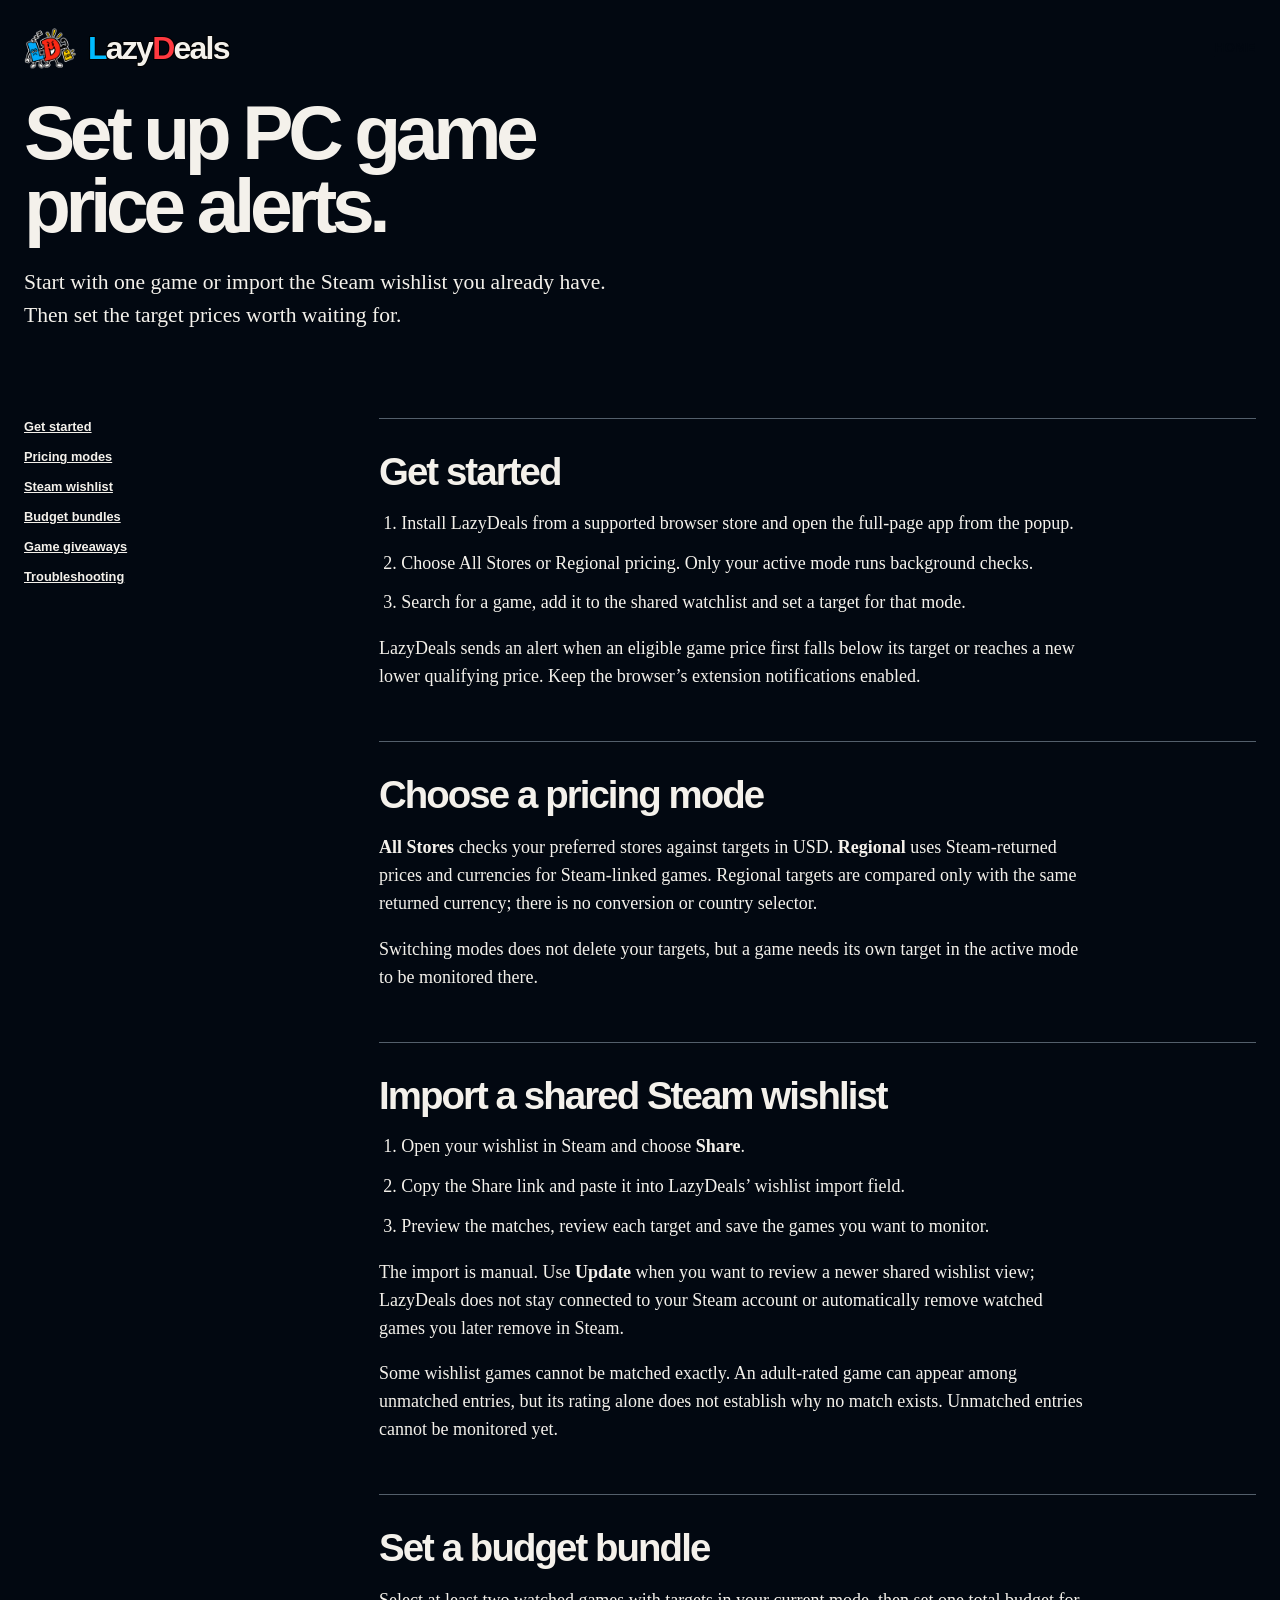
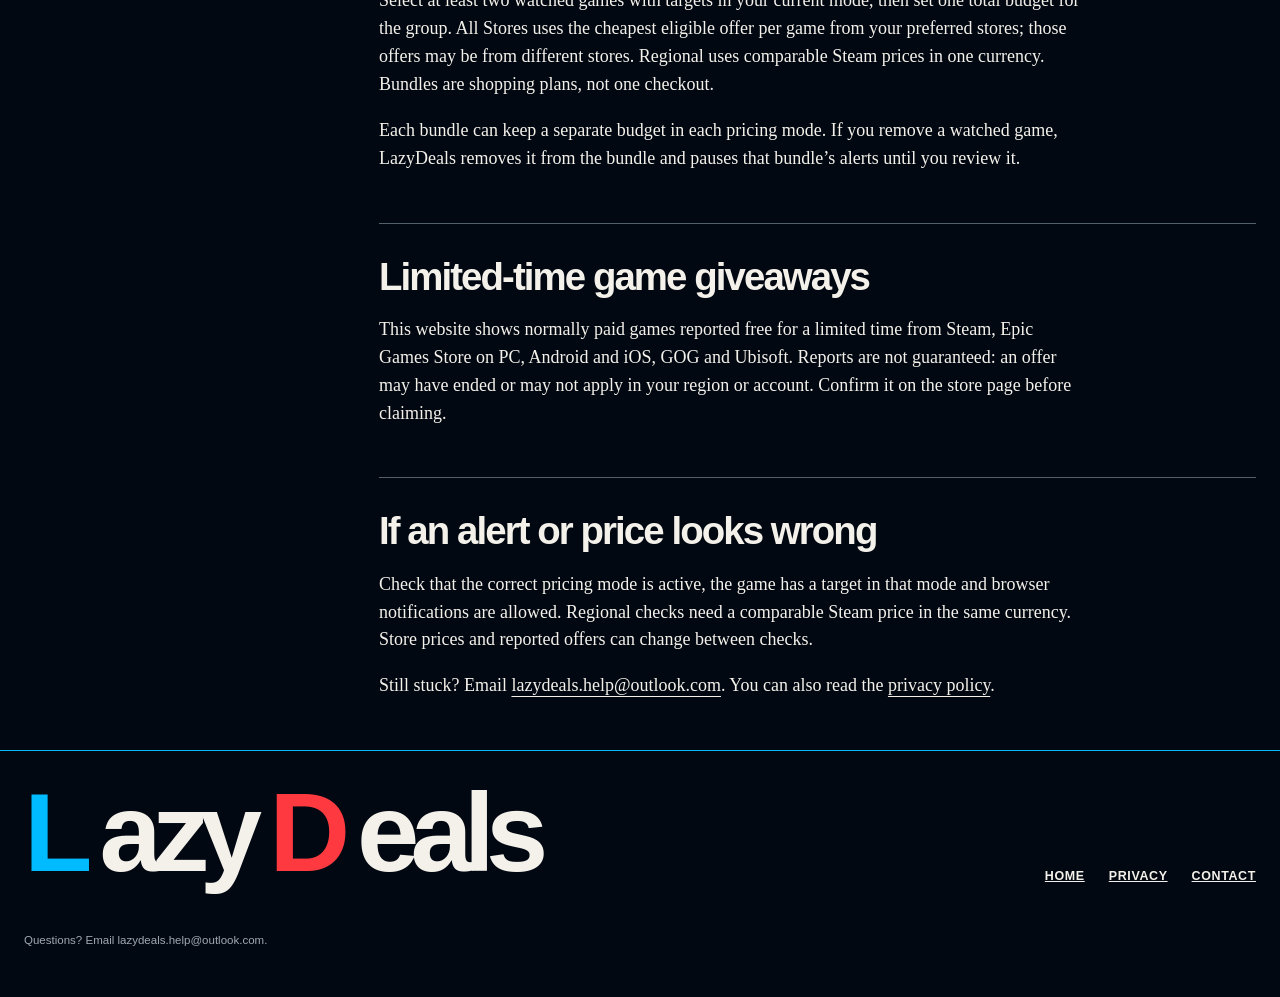
<file: help/index.html>
<!doctype html>
<html lang="en">
<head>
  <meta charset="utf-8">
  <meta name="viewport" content="width=device-width, initial-scale=1">
  <title>Set PC Game Price Alerts &amp; Import a Steam Wishlist | LazyDeals</title>
  <meta name="description" content="Learn how to set PC game price alerts with LazyDeals, import a Steam wishlist Share link, choose a pricing mode, and create budget bundles.">
  <link rel="canonical" href="https://lazydeals.tech/help/">
  <meta property="og:type" content="article">
  <meta property="og:title" content="Set PC Game Price Alerts &amp; Import a Steam Wishlist | LazyDeals">
  <meta property="og:description" content="Set up LazyDeals price alerts, import a Steam wishlist Share link, and build budget bundles.">
  <meta property="og:url" content="https://lazydeals.tech/help/">
  <meta property="og:image" content="https://lazydeals.tech/assets/watchlist-deaths-door.jpg">
  <meta property="og:image:alt" content="LazyDeals PC game watchlist with game artwork and price targets">
  <link rel="icon" href="../assets/icon128.png" type="image/png">
  <link rel="stylesheet" href="../site.css">
</head>
<body>
  <a class="skip-link" href="#main">Skip to content</a>
  <header class="site-head"><div class="shell head-inner"><a class="brand" href="../" aria-label="LazyDeals home"><img src="../assets/icon128.png" alt="" width="52" height="52"><span class="brand-name"><span class="brand-l">L</span>azy<span class="brand-d">D</span>eals</span></a><nav class="head-links" aria-label="Main navigation"><a class="help-link" href="../">Home</a></nav></div></header>
  <main id="main" class="shell">
    <div class="help-hero"><h1>Set up PC game price alerts.</h1><p>Start with one game or import the Steam wishlist you already have. Then set the target prices worth waiting for.</p></div>
    <div class="help-layout">
      <nav class="help-nav" aria-label="On this page"><a href="#start">Get started</a><a href="#modes">Pricing modes</a><a href="#wishlist">Steam wishlist</a><a href="#bundles">Budget bundles</a><a href="#offers">Game giveaways</a><a href="#trouble">Troubleshooting</a></nav>
      <div class="help-body">
        <section id="start"><h2>Get started</h2><ol><li>Install LazyDeals from a supported browser store and open the full-page app from the popup.</li><li>Choose All Stores or Regional pricing. Only your active mode runs background checks.</li><li>Search for a game, add it to the shared watchlist and set a target for that mode.</li></ol><p>LazyDeals sends an alert when an eligible game price first falls below its target or reaches a new lower qualifying price. Keep the browser’s extension notifications enabled.</p></section>
        <section id="modes"><h2>Choose a pricing mode</h2><p><strong>All Stores</strong> checks your preferred stores against targets in USD. <strong>Regional</strong> uses Steam-returned prices and currencies for Steam-linked games. Regional targets are compared only with the same returned currency; there is no conversion or country selector.</p><p>Switching modes does not delete your targets, but a game needs its own target in the active mode to be monitored there.</p></section>
        <section id="wishlist"><h2>Import a shared Steam wishlist</h2><ol><li>Open your wishlist in Steam and choose <strong>Share</strong>.</li><li>Copy the Share link and paste it into LazyDeals’ wishlist import field.</li><li>Preview the matches, review each target and save the games you want to monitor.</li></ol><p>The import is manual. Use <strong>Update</strong> when you want to review a newer shared wishlist view; LazyDeals does not stay connected to your Steam account or automatically remove watched games you later remove in Steam.</p><p>Some wishlist games cannot be matched exactly. An adult-rated game can appear among unmatched entries, but its rating alone does not establish why no match exists. Unmatched entries cannot be monitored yet.</p></section>
        <section id="bundles"><h2>Set a budget bundle</h2><p>Select at least two watched games with targets in your current mode, then set one total budget for the group. All Stores uses the cheapest eligible offer per game from your preferred stores; those offers may be from different stores. Regional uses comparable Steam prices in one currency. Bundles are shopping plans, not one checkout.</p><p>Each bundle can keep a separate budget in each pricing mode. If you remove a watched game, LazyDeals removes it from the bundle and pauses that bundle’s alerts until you review it.</p></section>
        <section id="offers"><h2>Limited-time game giveaways</h2><p>This website shows normally paid games reported free for a limited time from Steam, Epic Games Store on PC, Android and iOS, GOG and Ubisoft. Reports are not guaranteed: an offer may have ended or may not apply in your region or account. Confirm it on the store page before claiming.</p></section>
        <section id="trouble"><h2>If an alert or price looks wrong</h2><p>Check that the correct pricing mode is active, the game has a target in that mode and browser notifications are allowed. Regional checks need a comparable Steam price in the same currency. Store prices and reported offers can change between checks.</p><p>Still stuck? Email <a href="mailto:lazydeals.help@outlook.com">lazydeals.help@outlook.com</a>. You can also read the <a href="https://bahimehdi.github.io/lazydeals-privacy/">privacy policy</a>.</p></section>
      </div>
    </div>
  </main>
  <footer class="site-foot"><div class="shell foot-inner"><div class="foot-mark"><span class="brand-l">L</span>azy<span class="brand-d">D</span>eals</div><nav class="foot-links" aria-label="Footer"><a href="../">Home</a><a href="https://bahimehdi.github.io/lazydeals-privacy/">Privacy</a><a href="mailto:lazydeals.help@outlook.com">Contact</a></nav><p class="foot-last">Questions? Email lazydeals.help@outlook.com.</p></div></footer>
</body>
</html>
</file>
<file: site.css>
/* Hallmark · macrostructure: Workbench · tone: editorial/technical · anchor hue: blue
 * Hallmark · pre-emit critique: P4 H4 E4 S5 R4 V4
 * Audience: bargain-hunting PC players · action: store install · theme: tuned ink-navy, electric blue
 * paper: oklch(13% 0.025 248) · accent: oklch(75% 0.17 237) · axes: dark / display-heavy / cool
 * Existing mascot red and status/focus yellow remain supporting cues; extension screenshots retain their own palette.
 * Nav: N9 edge-aligned minimal · Footer: Ft1 mast-headed · Enrichment: real app screenshots
 */
@import url("./tokens.css");
:root { --color-app-surface: rgb(11 7 4); --color-wordmark-outline: #000; }

*, *::before, *::after { box-sizing: border-box; }
html, body { margin: 0; overflow-x: clip; scrollbar-width: thin; scrollbar-color: var(--color-accent) var(--color-paper); }
html::-webkit-scrollbar, body::-webkit-scrollbar { width: 8px; height: 8px; }
html::-webkit-scrollbar-track, body::-webkit-scrollbar-track { background: var(--color-paper); }
html::-webkit-scrollbar-thumb, body::-webkit-scrollbar-thumb { border-radius: 2px; background: var(--color-accent); }
html::-webkit-scrollbar-thumb:hover, body::-webkit-scrollbar-thumb:hover { background: var(--color-accent-hover); }
html { scroll-behavior: smooth; }
html.lenis { scroll-behavior: auto; }
body { background: var(--color-paper); color: var(--color-ink); font-family: var(--font-body); line-height: 1.55; }
img { display: block; max-width: 100%; }
a { color: inherit; }
a:focus-visible, summary:focus-visible { outline: 3px solid var(--color-focus); outline-offset: 4px; }
.skip-link { position: absolute; left: var(--space-4); top: -5rem; z-index: 30; padding: var(--space-2) var(--space-4); background: var(--color-signal); color: var(--color-accent-ink); font-family: var(--font-ui); }
.skip-link:focus { top: var(--space-4); }
.entry-curtain { position: fixed; inset: 0; z-index: 20; display: grid; place-items: center; background: var(--color-paper-raised); animation: curtain-lift var(--dur-curtain) var(--ease-in) 1450ms forwards; }
.entry-curtain-inner { width: min(80vw, 27rem); }
.entry-brand { display: flex; align-items: center; justify-content: center; gap: var(--space-4); font: 900 clamp(2.1rem, 6vw, 4rem)/1 var(--font-display); letter-spacing: -.065em; white-space: nowrap; animation: curtain-brand-in 500ms var(--ease-out) both; }
.entry-brand img { width: clamp(3.75rem, 8vw, 5.5rem); height: auto; }
.entry-rule { display: block; height: var(--rule-thin); margin-top: var(--space-8); background: var(--color-rule); overflow: hidden; }
.entry-rule::after { content: ""; display: block; width: 100%; height: 100%; background: var(--color-accent); transform: scaleX(0); transform-origin: left; animation: curtain-count 1250ms linear 120ms forwards; }
@keyframes curtain-brand-in { from { opacity: 0; transform: translateY(16px); } to { opacity: 1; transform: translateY(0); } }
@keyframes curtain-count { to { transform: scaleX(1); } }
@keyframes curtain-lift { to { transform: translateY(-102%); visibility: hidden; pointer-events: none; } }
h1, h2, h3 { min-width: 0; overflow-wrap: anywhere; }
.shell { width: min(100% - 3rem, 84rem); margin-inline: auto; }
.site-head { border-bottom: var(--rule-thin) solid var(--color-rule); }
.head-inner { display: flex; align-items: center; justify-content: space-between; gap: var(--space-4); min-height: 5.5rem; }
.brand { display: inline-flex; align-items: center; gap: var(--space-3); min-width: 0; text-decoration: none; font: 900 clamp(1.35rem, 2.7vw, 2rem)/1 var(--font-display); letter-spacing: -.055em; white-space: nowrap; }
.brand img { width: 3.25rem; height: 3.25rem; object-fit: contain; }
.brand-name { color: var(--color-ink); }
.brand-l { color: var(--color-accent); }
.brand-d { color: var(--color-brand-red); }
.head-links { display: flex; align-items: center; gap: var(--space-6); font: 700 .8rem/1.2 var(--font-ui); text-transform: uppercase; letter-spacing: .055em; }
.head-links a { white-space: nowrap; text-decoration-thickness: 1px; text-underline-offset: .3em; }
.head-links a:hover { color: var(--color-accent-hover); }
@media (max-width: 600px) { .head-inner { flex-wrap: wrap; padding-block: 1rem; } .head-links { flex-wrap: wrap; gap: 1rem; } }
.hero { position: relative; isolation: isolate; display: grid; grid-template-columns: minmax(0, 1.04fr) minmax(0, .96fr); gap: clamp(2rem, 5vw, 5rem); align-items: end; min-height: max(42rem, calc(100svh - 5.5rem)); padding-block: var(--space-16) var(--space-24); }
.hero-copy, .hero-visual { position: relative; z-index: 1; }
.hero-copy { animation: hero-arrive 550ms var(--ease-out) 1960ms both; }
.hero-visual { animation: hero-arrive 550ms var(--ease-out) 2050ms backwards; }
@keyframes hero-arrive { from { opacity: 0; transform: translateY(18px); } to { opacity: 1; transform: translateY(0); } }
.hero-copy { min-width: 0; }
.hero h1 { margin: 0 0 var(--space-6); max-width: 18ch; font: 900 clamp(2.75rem, 5.1vw, 5.25rem)/.95 var(--font-display); letter-spacing: -.07em; overflow-wrap: anywhere; }
.hero h1 .accent { color: var(--color-accent); }
.lead { max-width: 34rem; margin: 0; font-size: clamp(1.22rem, 1.7vw, 1.55rem); line-height: 1.45; }
.hero-actions { display: flex; flex-wrap: wrap; align-items: center; gap: var(--space-3); margin-top: var(--space-8); }
/* Owner-approved C2c concept: organic outline, transparent surface, live text. */
.store-badge { position: relative; display: inline-flex; align-items: center; gap: .65rem; flex: none; width: 15.75rem; max-width: 100%; min-height: 4.5rem; padding: .8rem 1rem; color: inherit; text-decoration: none; border-radius: 2rem; }
.store-contour { position: absolute; inset: 0; width: 100%; height: 100%; overflow: visible; pointer-events: none; fill: none; stroke: currentColor; stroke-width: 1.2; }
.store-contour path { vector-effect: non-scaling-stroke; }
.store-mark { display: block; flex: none; width: 2.75rem; height: 2.75rem; }
.store-mark img { width: 100%; height: 100%; object-fit: contain; }
.store-mark--chrome { position: relative; height: 2.375rem; overflow: hidden; }
.store-mark--chrome img { position: absolute; width: 12.8125rem; max-width: none; height: auto; left: -.90625rem; top: -.640625rem; }
.store-label { display: flex; flex-direction: column; gap: .12rem; font: .75rem/1.2 var(--font-ui); white-space: nowrap; }
.store-label strong { font-size: 1.05rem; font-weight: 650; letter-spacing: -.035em; }
.store-badge:focus-visible { outline: 3px solid currentColor; outline-offset: 4px; }
@media (hover: hover) { .store-badge:hover .store-contour { stroke-width: 2; } }
.store-badge:active { transform: translateY(1px); }
.button { display: inline-flex; align-items: center; justify-content: center; min-height: 3.25rem; padding: var(--space-3) var(--space-6); border: var(--rule-thin) solid var(--color-accent); background: var(--color-accent); color: var(--color-accent-ink); font: 900 .78rem/1.1 var(--font-ui); letter-spacing: .07em; text-transform: uppercase; text-decoration: none; white-space: nowrap; transition: background-color var(--dur-short) var(--ease-out), transform 100ms var(--ease-out); }
.button:hover { background: var(--color-accent-hover); border-color: var(--color-accent-hover); }
.button:active { transform: translateY(1px); }
.pending { display: inline-flex; align-items: center; justify-content: center; min-width: 13rem; min-height: 3.5rem; padding: var(--space-3) var(--space-4); border: var(--rule-thin) solid var(--color-rule); color: var(--color-muted); font: 700 .75rem/1.2 var(--font-ui); letter-spacing: .04em; white-space: nowrap; }
.pending::before { content: ""; width: .5rem; height: .5rem; flex: none; margin-right: var(--space-2); border-radius: 50%; background: var(--color-signal); }
.small-note { margin: var(--space-4) 0 0; color: var(--color-muted); font: .78rem/1.5 var(--font-ui); }
.hero-visual { min-width: 0; }
figure { margin: 0; }
.screenshot { border: var(--rule-thin) solid var(--color-rule); background: var(--color-paper-raised); }
.screenshot img { width: 100%; height: auto; }
.hero-visual .screenshot { overflow: hidden; }
.hero-visual .screenshot img { margin-top: -3px; }
figcaption { margin-top: var(--space-3); color: var(--color-muted); font: .72rem/1.5 var(--font-ui); }
.divider { border: 0; border-top: var(--rule-thin) solid var(--color-rule); margin: 0; }
.plain-intro { display: grid; grid-template-columns: minmax(0, .55fr) minmax(0, 1fr); gap: var(--space-8); padding-block: var(--space-8) var(--space-16); }
.plain-intro strong { font: 800 clamp(1.15rem, 1.8vw, 1.5rem)/1.25 var(--font-ui); }
.plain-intro p { max-width: 42rem; margin: 0; color: var(--color-muted); font-size: var(--text-body); }
.section { padding-block: var(--space-24); border-top: var(--rule-thin) solid var(--color-rule); }
.section h2 { margin: 0 0 var(--space-6); font: 900 var(--text-h2)/1.02 var(--font-display); letter-spacing: -.055em; overflow-wrap: anywhere; }
.section p { max-width: 45rem; margin-block: 0 var(--space-4); font-size: var(--text-body); }
.section p.muted, .muted { color: var(--color-muted); }
.mode-grid { display: grid; grid-template-columns: minmax(0, 1.15fr) minmax(0, .85fr); gap: var(--space-12); margin-top: var(--space-12); }
.modes-stage { position: relative; isolation: isolate; display: flex; flex-direction: column; justify-content: center; min-height: min(85svh, 55rem); }
.modes-stage > h2, .modes-stage > .mode-grid { position: relative; z-index: 1; }
.mode { padding-top: var(--space-4); border-top: 3px solid var(--color-accent); }
.mode:nth-child(2) { border-color: var(--color-brand-red); }
.mode h3 { margin: 0 0 var(--space-4); font: 900 clamp(1.7rem, 3vw, 2.7rem)/1.1 var(--font-display); letter-spacing: -.05em; }
.mode p { color: var(--color-muted); }
.mode .detail { margin-top: var(--space-6); font: .77rem/1.6 var(--font-ui); text-transform: uppercase; letter-spacing: .045em; color: var(--color-accent); }
.proof { display: grid; grid-template-columns: minmax(0, .75fr) minmax(0, 1.25fr); gap: var(--space-12); align-items: center; }
.proof.reverse { position: relative; isolation: isolate; grid-template-columns: minmax(0, 1.25fr) minmax(0, .75fr); min-height: min(85svh, 54rem); }
.proof.reverse > * { position: relative; z-index: 1; }
.proof.reverse .proof-copy { order: 2; }
.proof.reverse .proof-image { order: 1; }
.proof-copy { min-width: 0; }
.proof-copy h2 { max-width: 12ch; }
.proof-copy a, .text-link { font: 700 .9rem/1.3 var(--font-ui); text-decoration-thickness: 1px; text-underline-offset: .3em; }
.proof-copy a:hover, .text-link:hover { color: var(--color-accent-hover); }
.proof-image { min-width: 0; }
.import-steps { margin: 0; padding: 0; list-style: none; counter-reset: import; border-top: var(--rule-thin) solid var(--color-rule); }
.import-steps li { display: grid; grid-template-columns: 3rem minmax(0, .4fr) minmax(0, .6fr); gap: var(--space-4); align-items: baseline; padding-block: var(--space-6); border-bottom: var(--rule-thin) solid var(--color-rule); font-family: var(--font-ui); }
.import-steps li::before { counter-increment: import; content: "0" counter(import); font: 700 .75rem/1 var(--font-ui); color: var(--color-accent); }
.import-steps strong { font-size: 1.15rem; }
.import-steps span { color: var(--color-muted); }
.offer-note { margin-top: var(--space-6); padding-top: var(--space-4); border-top: var(--rule-thin) solid var(--color-rule); color: var(--color-muted); font: .83rem/1.55 var(--font-ui); }
.live-offers { position: relative; isolation: isolate; min-height: min(85svh, 50rem); padding-top: var(--space-16); }
.live-offers > * { position: relative; z-index: 1; }
.offer-heading { display: grid; grid-template-columns: minmax(0, 1.2fr) minmax(0, .8fr); gap: var(--space-12); align-items: end; }
.offer-heading h2 { max-width: 15ch; }
.offer-heading .offer-note { max-width: 28rem; margin: 0; }
.offer-status, .offer-footnote { color: var(--color-muted); font: .8rem/1.5 var(--font-ui); }
.offer-status { margin-top: var(--space-8); }
.offer-footnote { margin-top: var(--space-4); }
.offer-rail { display: flex; align-items: center; gap: var(--space-3); min-width: 0; }
.offer-track { display: flex; gap: var(--space-3); min-width: 0; width: 100%; overflow-x: auto; overscroll-behavior-inline: contain; scrollbar-width: none; scroll-snap-type: x mandatory; }
.offer-track::-webkit-scrollbar { display: none; }
.offer-track:focus-visible { outline: 3px solid var(--color-focus); outline-offset: 3px; }
.offer-track.offer-two .offer-card { flex-basis: calc((100% - var(--space-3)) / 2); }
.offer-card { display: flex; flex: 0 0 min(31rem, 88%); min-width: 0; min-height: 15rem; overflow: hidden; scroll-snap-align: start; border: var(--rule-thin) solid var(--color-rule); background: var(--color-paper-raised); color: var(--color-ink); }
.offer-card img { flex: 0 0 34%; width: 34%; min-width: 0; height: auto; object-fit: cover; }
.offer-card-copy { display: flex; flex-direction: column; align-items: flex-start; gap: var(--space-2); min-width: 0; padding: var(--space-4); }
.offer-card h3 { margin: 0; font: 900 clamp(1.2rem, 2vw, 1.65rem)/1.12 var(--font-display); letter-spacing: -.035em; }
.offer-card p { margin: 0; color: var(--color-muted); font: .8rem/1.4 var(--font-ui); overflow-wrap: anywhere; }
.offer-store { color: var(--color-signal); font: 700 .7rem/1.3 var(--font-ui); text-transform: uppercase; letter-spacing: .06em; }
.offer-card a { margin-top: auto; color: var(--color-ink); font: 800 .78rem/1.25 var(--font-ui); text-underline-offset: .35em; white-space: nowrap; }
.offer-card a:hover { color: var(--color-accent-hover); }
.offer-arrow { flex: none; width: 2.75rem; height: 2.75rem; border: var(--rule-thin) solid var(--color-rule); background: var(--color-paper-raised); color: var(--color-ink); font: 800 1.1rem/1 var(--font-ui); cursor: pointer; }
.offer-arrow:hover:not(:disabled) { border-color: var(--color-accent); color: var(--color-accent); }
.offer-arrow:active:not(:disabled) { transform: translateY(1px); }
.offer-arrow:disabled { opacity: .5; cursor: not-allowed; }
.offer-arrow:focus-visible { outline: 3px solid var(--color-focus); outline-offset: 3px; }
.offer-arrow[hidden] { display: none; }
.install { display: grid; grid-template-columns: minmax(0, 1fr) auto; gap: var(--space-6); align-items: end; border-top: var(--rule-thin) solid var(--color-rule); padding-block: var(--space-24); }
.install h2 { margin: 0; max-width: 15ch; font: 900 var(--text-h2)/1.04 var(--font-display); letter-spacing: -.055em; }
.install p { margin-bottom: 0; color: var(--color-muted); }
.install-actions { display: flex; flex-direction: column; align-items: stretch; gap: var(--space-3); }
.install-actions .pending { justify-content: center; }
.faq { display: grid; grid-template-columns: minmax(0, .55fr) minmax(0, 1fr); gap: var(--space-12); }
.faq-list { border-top: var(--rule-thin) solid var(--color-rule); }
.faq-list details { border-bottom: var(--rule-thin) solid var(--color-rule); }
.faq-list summary { padding: var(--space-4) var(--space-8) var(--space-4) 0; font: 700 1rem/1.4 var(--font-ui); cursor: pointer; }
.faq-list details p { padding-right: var(--space-8); color: var(--color-muted); }
.site-foot { border-top: var(--rule-thin) solid var(--color-rule); padding-block: var(--space-8) var(--space-12); }
.foot-inner { display: flex; flex-wrap: wrap; align-items: flex-end; justify-content: space-between; gap: var(--space-8); }
.foot-mark { font: 900 clamp(2.8rem, 9vw, 7rem)/.9 var(--font-display); letter-spacing: -.08em; }
.foot-links { display: flex; flex-wrap: wrap; gap: var(--space-4) var(--space-6); font: 700 .78rem/1.2 var(--font-ui); text-transform: uppercase; letter-spacing: .05em; }
.foot-links a { white-space: nowrap; }
.foot-last { width: 100%; margin: var(--space-4) 0 0; color: var(--color-muted); font: .72rem/1.5 var(--font-ui); }
.help-hero { padding-block: var(--space-24) var(--space-16); }
.help-hero h1 { max-width: 14ch; margin: 0 0 var(--space-6); font: 900 var(--text-display)/.95 var(--font-display); letter-spacing: -.07em; overflow-wrap: anywhere; }
.help-hero p { max-width: 38rem; font-size: 1.35rem; }
.help-layout { display: grid; grid-template-columns: minmax(0, .35fr) minmax(0, 1fr); gap: var(--space-12); }
.help-nav { align-self: start; position: sticky; top: var(--space-8); display: grid; gap: var(--space-3); font: 700 .8rem/1.4 var(--font-ui); }
.help-nav a { width: fit-content; }
.help-body section { padding-block: var(--space-8); border-top: var(--rule-thin) solid var(--color-rule); }
.help-body h2 { margin: 0 0 var(--space-4); font: 900 clamp(1.6rem, 3vw, 2.8rem)/1.1 var(--font-display); letter-spacing: -.05em; }
.help-body p, .help-body li { max-width: 44rem; font-size: var(--text-body); }
.help-body ol { padding-left: 1.4rem; }
.help-body li { margin-bottom: var(--space-3); }
.help-body a { text-underline-offset: .25em; }
@media (max-width: 800px) {
  .hero, .modes-stage { min-height: 0; }
  .live-offers, .proof.reverse { min-height: 0; }
  .hero, .proof, .proof.reverse, .mode-grid, .faq, .plain-intro, .help-layout, .offer-heading { grid-template-columns: minmax(0, 1fr); }
  .hero { align-items: start; }
  .hero h1 { max-width: 12ch; }
  .proof.reverse .proof-copy, .proof.reverse .proof-image { order: initial; }
  .proof.reverse .proof-copy { order: 0; }
  .proof.reverse .proof-image { order: 1; }
  .section { padding-block: var(--space-16); }
  .help-nav { position: static; display: flex; flex-wrap: wrap; }
}
@media (max-width: 580px) {
  .shell { width: min(100% - 2rem, 84rem); }
  .head-inner { min-height: 4.5rem; }
  .brand { font-size: 1.35rem; }
  .brand img { width: 2.5rem; height: 2.5rem; }
  .head-links { gap: var(--space-3); font-size: .7rem; }
  .head-links .help-link { display: none; }
  .hero { padding-top: var(--space-16); }
  .hero h1 { font-size: clamp(2.65rem, 11vw, 4rem); }
  .install { grid-template-columns: minmax(0, 1fr); }
  .install-actions { align-items: flex-start; }
  .foot-mark { font-size: clamp(2.5rem, 14vw, 5rem); }
  .import-steps li { grid-template-columns: 2rem minmax(0, 1fr); }
  .import-steps span { grid-column: 2; }
  .offer-card { flex-basis: 100%; min-height: 13rem; }
  .offer-rail { display: grid; grid-template-columns: minmax(0, 1fr) minmax(0, 1fr); }
  .offer-track { grid-column: 1 / -1; grid-row: 1; }
  .offer-arrow { grid-row: 2; }
  #offer-previous { grid-column: 1; justify-self: start; }
  #offer-next { grid-column: 2; justify-self: end; }
  .offer-card img { flex-basis: 30%; width: 30%; }
  .offer-card-copy { padding: var(--space-3); }
  .offer-card h3 { font-size: 1.15rem; }
}
@media (prefers-reduced-motion: reduce) {
  html { scroll-behavior: auto; }
  .button { transition: none; }
  .offer-track { scroll-behavior: auto; }
}

/* Locomotive Scroll demo adaptation: full-bleed typographic scenes and differential layers.
 * The palette, real screenshots and product copy remain LazyDeals' own. */
.site-head { position: absolute; inset: 0 0 auto; z-index: 10; border-color: var(--color-paper); color: var(--color-paper); }
.site-head .head-inner { min-height: 6rem; }
.site-head .brand-name { color: var(--color-ink); -webkit-text-stroke: 2px var(--color-wordmark-outline); paint-order: stroke fill; }
.site-head .brand-l { color: var(--color-accent); }
.site-head .head-links a:hover { color: var(--color-paper); opacity: .7; }
.hero-stage { position: relative; overflow: clip; background: var(--color-accent); color: var(--color-paper); }
.hero { z-index: 1; display: block; min-height: 125svh; padding-block: clamp(9rem, 14vh, 12rem) var(--space-16); }
.hero-copy { max-width: 80rem; }
.hero h1 { max-width: none; margin-bottom: var(--space-8); font-size: clamp(4rem, 7.1vw, 8rem); line-height: .95; letter-spacing: -.09em; }
.hero-line { display: block; }
.hero h1 .accent { color: var(--color-paper); }
.hero .lead { max-width: 43rem; font: clamp(1.3rem, 2vw, 1.8rem)/1.35 var(--font-body); }
.hero-actions { margin-top: var(--space-8); }
.hero .small-note, .hero figcaption { color: var(--color-paper); }
.hero-visual { width: min(67%, 58rem); margin: clamp(3rem, 7vw, 8rem) 0 0 auto; }
.hero-visual .screenshot { border-color: var(--color-paper); }
.hero-endline { display: flex; justify-content: space-between; gap: var(--space-4); padding-block: var(--space-4); border-top: var(--rule-thin) solid var(--color-paper); font: 700 .75rem/1.4 var(--font-ui); text-transform: uppercase; letter-spacing: .08em; }
.live-offers { min-height: 0; padding: 0; border: 0; }
.offers-inner { padding-block: clamp(5rem, 11vw, 10rem); }
.offer-heading { grid-template-columns: minmax(0, 1.25fr) minmax(0, .5fr); align-items: end; }
.offer-heading h2 { max-width: 13ch; font-size: clamp(3.5rem, 7.5vw, 8rem); line-height: .95; }
.offer-heading > div > p { max-width: 32rem; }
.offer-heading .offer-note { align-self: end; max-width: 23rem; border-top-color: var(--color-accent); }
.offer-status { margin-top: var(--space-16); }
.statement-band { overflow: clip; background: var(--color-accent); color: var(--color-paper); }
.plain-intro { grid-template-columns: minmax(0, 2fr) minmax(0, .7fr); align-items: end; gap: var(--space-12); padding-block: clamp(5rem, 12vw, 12rem); }
.plain-intro strong { font: 900 clamp(3.4rem, 8vw, 8.5rem)/.97 var(--font-display); letter-spacing: -.075em; }
.plain-intro p { padding-bottom: var(--space-3); color: var(--color-paper); }
.modes-stage { min-height: 120svh; padding-block: clamp(8rem, 15vw, 15rem); }
.modes-stage h2 { max-width: 14ch; font-size: clamp(3.6rem, 8vw, 8.6rem); line-height: .96; }
.mode-grid { grid-template-columns: minmax(0, 1fr); gap: 0; margin-top: clamp(6rem, 12vw, 12rem); border-top: var(--rule-thin) solid var(--color-rule); }
.mode { display: grid; grid-template-columns: minmax(0, 1.1fr) minmax(0, .85fr) minmax(0, .4fr); gap: var(--space-6); align-items: baseline; min-height: 12rem; padding: var(--space-6) 0; border-top: 0; border-bottom: var(--rule-thin) solid var(--color-rule); }
.mode h3 { font-size: clamp(2.8rem, 5vw, 5.6rem); letter-spacing: -.075em; }
.mode .detail { margin: 0; text-align: right; }
.proof { min-height: 90svh; padding-block: clamp(7rem, 12vw, 13rem); }
.proof h2 { max-width: 12ch; font-size: clamp(3.5rem, 7vw, 7.5rem); line-height: .96; }
.proof:not(.reverse) { width: 100%; max-width: none; grid-template-columns: minmax(0, 1fr) minmax(0, .7fr); padding-inline: max(1.5rem, calc((100vw - 84rem) / 2)); background: var(--color-accent); color: var(--color-paper); }
.proof:not(.reverse) .muted { color: var(--color-paper); }
.proof:not(.reverse) .proof-copy a:hover { color: var(--color-paper); opacity: .7; }
.proof:not(.reverse) .import-steps { border-top-color: var(--color-paper); }
.proof:not(.reverse) .import-steps li { border-bottom-color: var(--color-paper); }
.proof:not(.reverse) .import-steps li::before, .proof:not(.reverse) .import-steps span { color: var(--color-paper); }
.proof.reverse { min-height: 95svh; grid-template-columns: minmax(0, 1.1fr) minmax(0, .9fr); }
.proof.reverse .proof-image { align-self: start; }
.faq { padding-block: clamp(7rem, 11vw, 11rem); }
.faq h2 { max-width: 12ch; font-size: clamp(3.3rem, 6vw, 6.5rem); }
.install { min-height: 78svh; padding-block: clamp(7rem, 12vw, 12rem); }
.install h2 { max-width: 13ch; font-size: clamp(3.5rem, 7vw, 7.5rem); }
.site-foot { border-top-color: var(--color-accent); }

@media (max-width: 800px) {
  .hero { min-height: 0; padding-top: 9rem; }
  .hero h1 { font-size: clamp(3.1rem, 10vw, 5.8rem); }
  .hero-visual { width: 88%; margin-top: var(--space-16); }
  .offer-heading, .plain-intro, .mode, .proof:not(.reverse), .proof.reverse { grid-template-columns: minmax(0, 1fr); }
  .plain-intro { gap: var(--space-8); }
  .mode { gap: var(--space-3); min-height: 0; }
  .mode .detail { text-align: left; }
  .modes-stage, .proof, .proof.reverse, .install { min-height: 0; }
  .proof:not(.reverse) { padding-inline: var(--space-6); }
  .proof.reverse .proof-copy, .proof.reverse .proof-image { order: initial; }
  .offer-heading h2, .modes-stage h2, .proof h2, .faq h2, .install h2 { font-size: clamp(3rem, 8vw, 5rem); }
}
@media (max-width: 580px) {
  .site-head .head-inner { min-height: 4.5rem; }
  .hero { padding-block: 8rem var(--space-12); }
  .hero h1 { font-size: clamp(3rem, 13vw, 4.6rem); }
  .hero-visual { width: 100%; margin-top: var(--space-12); }
  .hero-endline { font-size: .62rem; }
  .plain-intro strong { font-size: clamp(3rem, 12vw, 5rem); }
  .proof:not(.reverse) { padding-inline: var(--space-4); }
}

/* Demo-derived scene composition: cascade + sticky chapter + paired parallax layers. */
.hero-stage::after { content: ""; position: absolute; inset: auto 0 0; height: 43%; background: var(--color-app-surface); pointer-events: none; }
.hero-visual { position: relative; z-index: 1; }
.hero-visual .screenshot, .proof-image .screenshot { border: 0; background: transparent; }
.hero-visual .screenshot img { margin-top: -0.46%; }
.hero-visual figcaption { color: var(--color-muted); }
.hero-endline { position: relative; z-index: 1; color: var(--color-ink); border-color: var(--color-rule); }
.hero-endline a { display: inline-flex; align-items: center; min-height: 44px; white-space: nowrap; text-decoration: none; }
.hero-endline a:hover { color: var(--color-accent); }
.foot-mark { display: flex; align-items: center; gap: var(--space-4); }
.foot-mark img { width: clamp(2.75rem, 8vw, 6rem); height: auto; flex: none; }
.proof.reverse::before { content: ""; position: absolute; inset: 0 auto 0 50%; width: 100vw; background: var(--color-app-surface); transform: translateX(-50%); z-index: -1; }
.offers-inner { padding-block: var(--space-24); }
.offer-heading h2 { max-width: 15ch; font-size: var(--text-h2); line-height: 1.02; }
.offer-heading { grid-template-columns: minmax(0, 1.2fr) minmax(0, .8fr); }
.offer-heading .offer-note { max-width: 28rem; border-top-color: var(--color-rule); }
.offer-status { margin-top: var(--space-8); }
.statement-band { padding-bottom: var(--space-12); }
.plain-intro { padding-block: clamp(6rem, 10vw, 10rem) var(--space-8); }
.word-cascade { display: grid; grid-template-columns: minmax(0, 1fr); align-content: center; justify-items: center; gap: 0; min-height: 73svh; overflow: clip; padding-block: var(--space-8); }
.word-cascade span { display: block; width: max-content; white-space: nowrap; font: 900 clamp(3rem, 12vw, 13rem)/.81 var(--font-display); letter-spacing: -.095em; opacity: .25; }
.motion-active .word-cascade span { transform: translate3d(calc((var(--progress, .5) - .5) * var(--drift)), 0, 0); }
.word-cascade span:nth-child(2), .word-cascade span:nth-child(4) { opacity: .75; }
.word-cascade span:nth-child(3) { opacity: 1; }
.modes-stage { display: grid; grid-template-columns: minmax(0, .9fr) minmax(0, 1.1fr); gap: clamp(3rem, 7vw, 8rem); align-items: start; min-height: 160svh; }
.modes-stage h2 { position: sticky; top: var(--space-16); max-width: 10ch; font-size: clamp(3.8rem, 6vw, 6.8rem); }
.modes-stage .mode-grid { display: grid; grid-template-columns: minmax(0, 1fr); align-content: start; gap: clamp(4rem, 11vh, 9rem); margin-top: 23svh; border: 0; }
.modes-stage .mode { display: block; min-height: 50svh; padding-top: var(--space-6); border-top: var(--rule-thin) solid var(--color-rule); border-bottom: 0; }
.modes-stage .mode h3 { margin-bottom: var(--space-8); font-size: clamp(3.4rem, 5vw, 6rem); }
.modes-stage .mode p { max-width: 30rem; }
.modes-stage .mode .detail { margin-top: var(--space-12); text-align: left; }
.proof:not(.reverse) { min-height: 100svh; gap: clamp(3rem, 8vw, 10rem); }
.proof:not(.reverse) .import-steps li { grid-template-columns: 2rem minmax(0, 1fr); align-items: center; min-height: 10rem; }
.proof:not(.reverse) .import-steps strong { font: 900 clamp(2.8rem, 4vw, 5rem)/1 var(--font-display); letter-spacing: -.06em; }
.proof:not(.reverse) .import-steps span { grid-column: 2; }
.proof.reverse { min-height: 110svh; align-items: start; }
.proof.reverse .proof-copy { align-self: center; }
.budget-figure { display: block; color: var(--color-accent); font: 900 clamp(3.8rem, 10vw, 11rem)/.8 var(--font-display); letter-spacing: -.08em; margin-bottom: var(--space-12); }
.proof.reverse .proof-image { align-self: center; }
.faq h2 { position: sticky; top: var(--space-16); align-self: start; }
.install-stage { background: var(--color-accent); color: var(--color-paper); }
.install { border: 0; min-height: 95svh; }
.install p { color: var(--color-paper); }
.motion-active .scene-reveal { opacity: 0; transform: translate3d(0, 2rem, 0); transition: opacity 420ms var(--ease-out), transform 420ms var(--ease-out); }
.motion-active .scene-reveal.is-inview { opacity: 1; transform: translate3d(0, 0, 0); }

@media (max-width: 800px) {
  .word-cascade { min-height: 38svh; }
  .word-cascade span { font-size: 12vw; }
  .modes-stage { display: block; min-height: 0; }
  .modes-stage h2, .faq h2 { position: static; }
  .modes-stage .mode-grid { margin-top: var(--space-16); gap: var(--space-12); }
  .modes-stage .mode { min-height: 0; }
  .proof:not(.reverse), .proof.reverse { min-height: 0; }
  .budget-figure { margin-bottom: var(--space-8); }
  .install { min-height: 0; }
}
@media (max-width: 580px) {
  .hero-stage::after { height: 33%; }
  .word-cascade { min-height: 30svh; }
  .word-cascade span { font-size: 12vw; }
  .proof:not(.reverse) .import-steps li { min-height: 7rem; }
  .proof:not(.reverse) .import-steps strong { font-size: 3rem; }
}

/* Contact preview inherits the existing editorial typography and palette. */
.contact-section { display: grid; grid-template-columns: minmax(0, 1fr) minmax(0, 1fr); gap: var(--space-16); padding-block: var(--space-24); }
.contact-copy h2 { margin: 0 0 var(--space-8); font: 900 var(--text-h2)/1 var(--font-display); letter-spacing: -.055em; }
.contact-copy p { max-width: 34ch; font-size: var(--text-body); }
.contact-email { display: inline-block; padding-block: var(--space-3); font-family: var(--font-ui); color: var(--color-accent); }
#contact-form { display: grid; align-content: start; min-width: 0; font-family: var(--font-ui); }
#contact-form label { font-weight: 700; margin-bottom: var(--space-2); }
#contact-form label span { color: var(--color-muted); font-weight: 400; font-size: .8rem; }
#contact-form input, #contact-form textarea { min-width: 0; width: 100%; min-height: 3.25rem; padding: var(--space-3); border: 1px solid var(--color-rule); background: var(--color-paper); color: var(--color-ink); font: inherit; border-radius: var(--radius-none); }
#contact-form textarea { resize: vertical; min-height: 10rem; }
#contact-form :is(input, textarea, button):focus-visible { outline: 3px solid var(--color-focus); outline-offset: 3px; }
#contact-form :is(input, textarea):focus-visible { outline-color: var(--color-accent); }
#contact-form [aria-invalid="true"] { box-shadow: inset 0 -2px 0 var(--color-brand-red); }
.field-message { min-height: 1.5em; margin: var(--space-1) 0 var(--space-4); color: var(--color-ink); font-size: .85rem; }
#contact-form .button { justify-self: start; cursor: pointer; }
#contact-form .button:disabled { opacity: .5; cursor: not-allowed; }
#contact-status { min-height: 3em; }
@media (hover: hover) { #contact-form input:hover, #contact-form textarea:hover { background: var(--color-paper-raised); } }
@media (max-width: 800px) { .contact-section { grid-template-columns: minmax(0, 1fr); gap: var(--space-8); padding-block: var(--space-16); } }

/* Extension-first explanation. Existing palette, curtain and scroll choreography stay. */
.hero { display: grid; grid-template-columns: minmax(0, 1.25fr) minmax(0, .8fr); align-items: center; min-height: 0; padding-block: 9rem var(--space-12); }
.hero h1 { font-size: clamp(3rem, 5.3vw, 6rem); letter-spacing: -.07em; }
.hero .lead { max-width: 33ch; font-size: clamp(1.15rem, 1.8vw, 1.5rem); }
.hero-visual { width: 100%; max-width: 27rem; margin: 0 0 0 auto; padding-bottom: var(--space-4); }
.popup-demo { position: relative; max-width: 20rem; aspect-ratio: 380 / 455; overflow: clip; margin-left: auto; }
.popup-demo img { position: absolute; inset: 0; width: 100%; height: auto; }
.notification-demo { position: relative; width: min(100%, 21.75rem); margin: var(--space-4) auto 0 0; }
.notification-demo img { width: 100%; height: auto; }
.notification-demo span { display: block; padding-top: var(--space-3); font: 700 .85rem/1.5 var(--font-ui); }
.hero-visual figcaption { color: var(--color-paper); max-width: 43ch; }
.hero-stage::after { display: none; }
.hero-endline { color: var(--color-paper); border-color: var(--color-paper); }
.hero-endline a:hover { color: var(--color-paper); text-decoration: underline; }
.plain-intro { grid-template-columns: minmax(0, .8fr) minmax(0, 1.2fr); align-items: center; padding-block: var(--space-16) var(--space-8); }
.plain-intro h2 { margin: 0 0 var(--space-6); font: 900 clamp(2.5rem, 5vw, 5rem)/1 var(--font-display); letter-spacing: -.065em; }
.plain-intro img, .import-demo img { width: 100%; height: auto; }
.plain-intro figcaption, .import-demo figcaption { color: var(--color-paper); }
.demo-key { font: 700 1rem/1.6 var(--font-ui); }
.modes-stage { min-height: 0; padding-block: var(--space-24); }
.modes-stage .mode-grid { margin-top: var(--space-12); gap: var(--space-16); }
.modes-stage .mode { min-height: 0; }
.modes-stage .mode h3 { margin-bottom: var(--space-6); font-size: clamp(2.6rem, 4vw, 4rem); }
.mode-facts { list-style: none; margin: 0; padding: 0; font: 1.125rem/1.5 var(--font-ui); }
.mode-facts li { padding-block: var(--space-3); border-bottom: var(--rule-thin) solid var(--color-rule); }
.proof:not(.reverse) { grid-template-columns: minmax(0, .8fr) minmax(0, 1.2fr); gap: var(--space-12); min-height: 0; padding-block: var(--space-24); }
.demo-steps { padding-left: var(--space-6); font: 700 1.1rem/1.6 var(--font-ui); }
.demo-steps li { padding-block: var(--space-2); }
.proof.reverse { min-height: 0; padding-block: var(--space-24); }
@media (max-width: 800px) {
  .hero, .plain-intro, .proof:not(.reverse) { grid-template-columns: minmax(0, 1fr); }
  .hero { padding-top: 8rem; }
  .hero h1 { font-size: clamp(2.8rem, 9vw, 5rem); }
  .hero-visual { margin: var(--space-8) auto 0; max-width: 25rem; }
  .plain-intro { gap: var(--space-8); }
  .modes-stage { padding-block: var(--space-16); }
  .modes-stage .mode-grid { margin-top: var(--space-8); gap: var(--space-12); }
  .word-cascade span { font-size: 12vw; }
}
</file>
